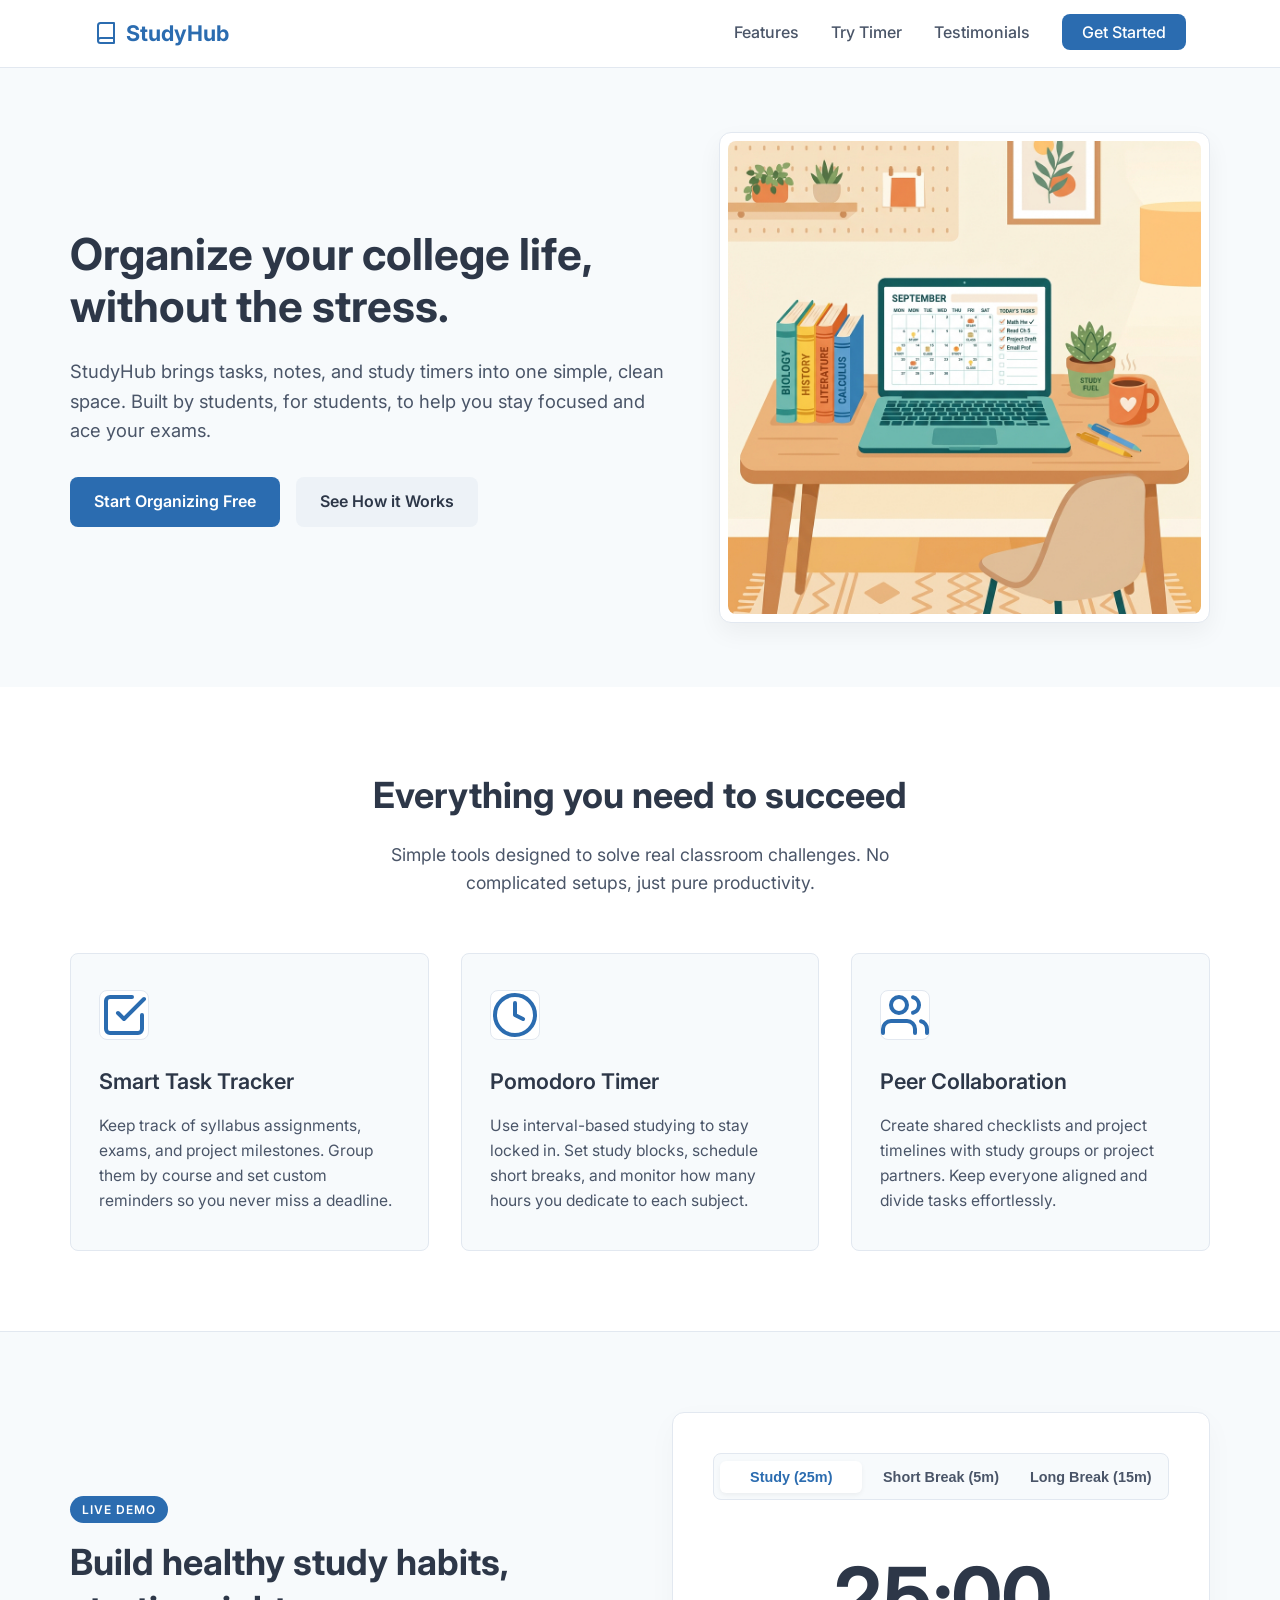
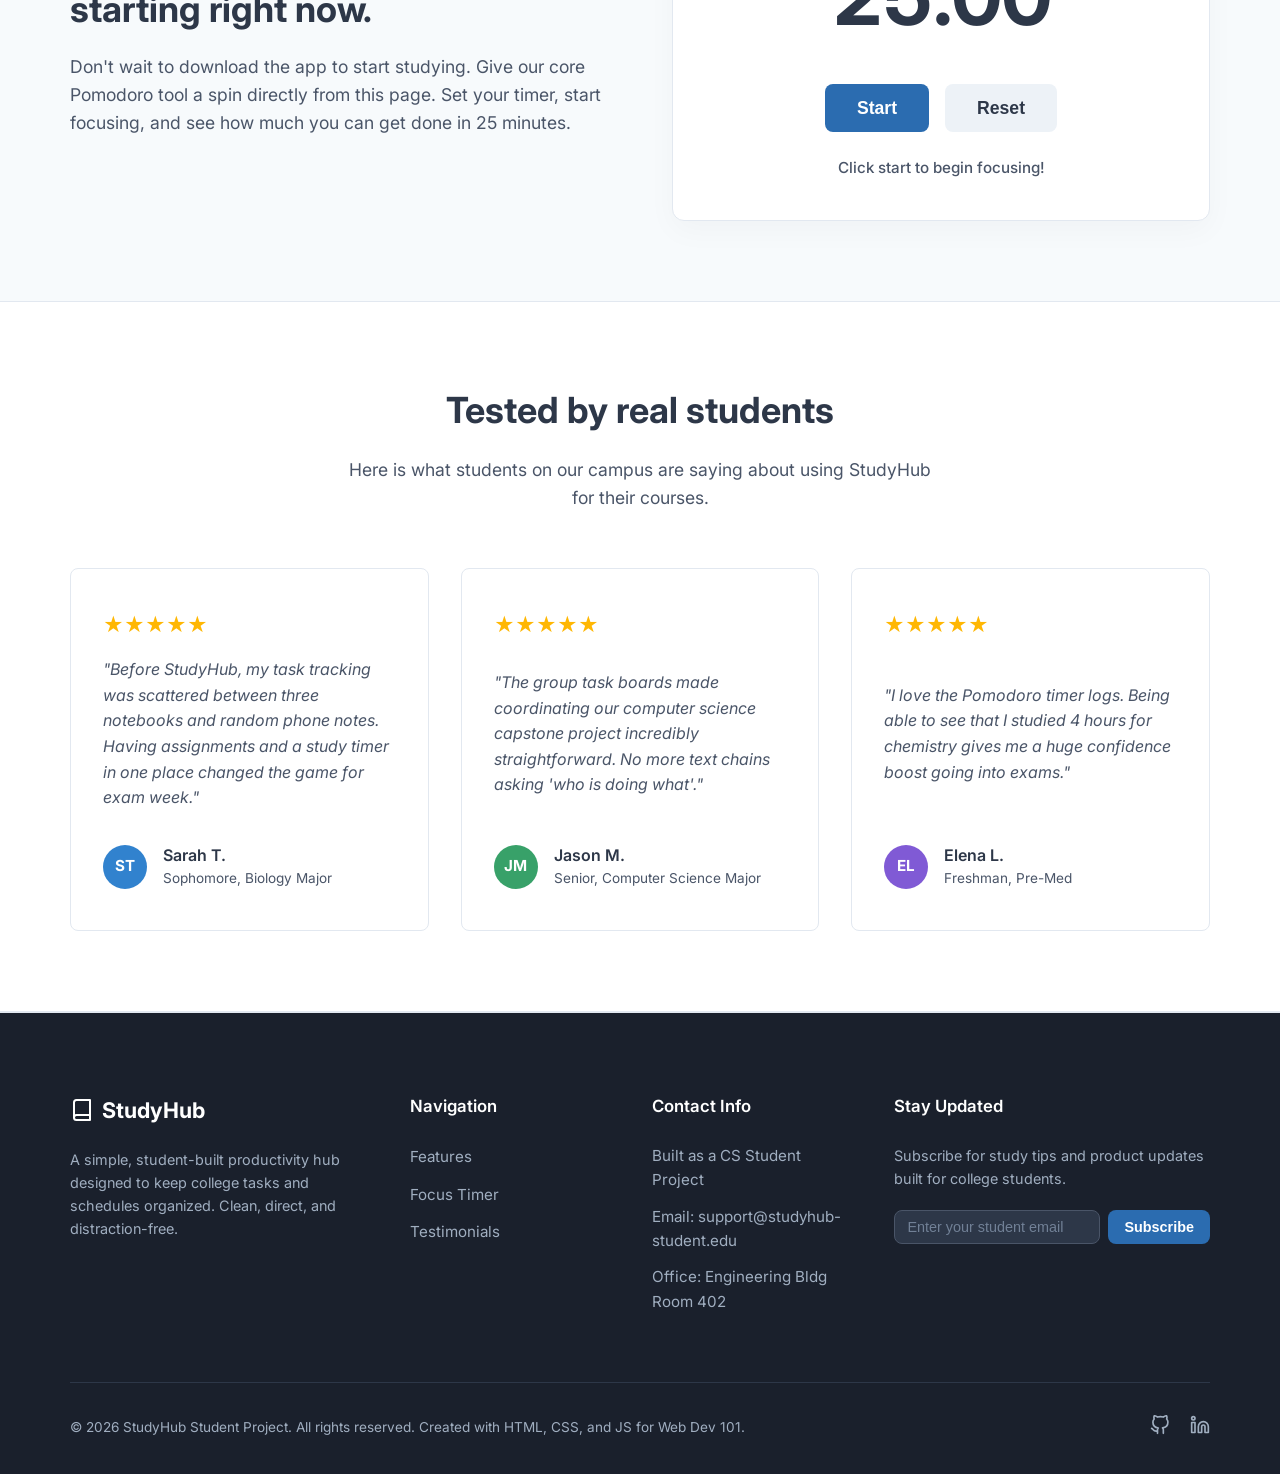
<file: Task1_LandingPage/index.html>
<!DOCTYPE html>
<html lang="en">
<head>
    <meta charset="UTF-8">
    <meta name="viewport" content="width=device-width, initial-scale=1.0">
    <title>StudyHub - Ultimate Student Productivity Platform</title>
    <!-- Simple, readable Google Font (Inter) -->
    <link rel="preconnect" href="https://fonts.googleapis.com">
    <link rel="preconnect" href="https://fonts.gstatic.com" crossorigin>
    <link href="https://fonts.googleapis.com/css2?family=Inter:wght@300;400;500;600;700&display=swap" rel="stylesheet">
    <!-- Link to external stylesheet -->
    <link rel="stylesheet" href="style.css">
</head>
<body>

    <!-- SECTION 1: Navigation Bar -->
    <header class="navbar">
        <div class="nav-container">
            <!-- Brand Logo -->
            <a href="#" class="nav-logo">
                <!-- Simple SVG Book Icon -->
                <svg width="24" height="24" viewBox="0 0 24 24" fill="none" stroke="currentColor" stroke-width="2" stroke-linecap="round" stroke-linejoin="round" class="logo-icon"><path d="M4 19.5A2.5 2.5 0 0 1 6.5 17H20"></path><path d="M6.5 2H20v20H6.5A2.5 2.5 0 0 1 4 19.5v-15A2.5 2.5 0 0 1 6.5 2z"></path></svg>
                <span>StudyHub</span>
            </a>

            <!-- Mobile Navigation Toggle Button -->
            <button class="nav-toggle" id="navToggle" aria-label="Toggle Navigation">
                <span class="bar"></span>
                <span class="bar"></span>
                <span class="bar"></span>
            </button>

            <!-- Navigation Links -->
            <nav class="nav-menu" id="navMenu">
                <ul>
                    <li><a href="#features">Features</a></li>
                    <li><a href="#timer-tool">Try Timer</a></li>
                    <li><a href="#testimonials">Testimonials</a></li>
                    <li><a href="#contact" class="nav-btn">Get Started</a></li>
                </ul>
            </nav>
        </div>
    </header>

    <!-- SECTION 2: Hero Section -->
    <section class="hero">
        <div class="hero-container">
            <!-- Left Side: Headline and CTA -->
            <div class="hero-content">
                <h1>Organize your college life, without the stress.</h1>
                <p>StudyHub brings tasks, notes, and study timers into one simple, clean space. Built by students, for students, to help you stay focused and ace your exams.</p>
                <div class="hero-actions">
                    <a href="#contact" class="btn btn-primary">Start Organizing Free</a>
                    <a href="#features" class="btn btn-secondary">See How it Works</a>
                </div>
            </div>
            <!-- Right Side: Platform Mockup/Illustration -->
            <div class="hero-image-wrapper">
                <img src="hero.png" alt="StudyHub Dashboard Illustration" class="hero-image">
            </div>
        </div>
    </section>

    <!-- SECTION 3: Features Section -->
    <section id="features" class="features">
        <div class="section-container">
            <div class="section-header">
                <h2>Everything you need to succeed</h2>
                <p>Simple tools designed to solve real classroom challenges. No complicated setups, just pure productivity.</p>
            </div>

            <!-- Features Grid (3 Cards) -->
            <div class="features-grid">
                <!-- Card 1: Task Tracker -->
                <div class="feature-card">
                    <div class="feature-icon-wrapper">
                        <!-- Check Square Icon -->
                        <svg viewBox="0 0 24 24" fill="none" stroke="currentColor" stroke-width="2" stroke-linecap="round" stroke-linejoin="round" class="feature-icon"><polyline points="9 11 12 14 22 4"></polyline><path d="M21 12v7a2 2 0 0 1-2 2H5a2 2 0 0 1-2-2V5a2 2 0 0 1 2-2h11"></path></svg>
                    </div>
                    <h3>Smart Task Tracker</h3>
                    <p>Keep track of syllabus assignments, exams, and project milestones. Group them by course and set custom reminders so you never miss a deadline.</p>
                </div>

                <!-- Card 2: Study Timer -->
                <div class="feature-card">
                    <div class="feature-icon-wrapper">
                        <!-- Clock Icon -->
                        <svg viewBox="0 0 24 24" fill="none" stroke="currentColor" stroke-width="2" stroke-linecap="round" stroke-linejoin="round" class="feature-icon"><circle cx="12" cy="12" r="10"></circle><polyline points="12 6 12 12 16 14"></polyline></svg>
                    </div>
                    <h3>Pomodoro Timer</h3>
                    <p>Use interval-based studying to stay locked in. Set study blocks, schedule short breaks, and monitor how many hours you dedicate to each subject.</p>
                </div>

                <!-- Card 3: Class Hubs -->
                <div class="feature-card">
                    <div class="feature-icon-wrapper">
                        <!-- Users Icon -->
                        <svg viewBox="0 0 24 24" fill="none" stroke="currentColor" stroke-width="2" stroke-linecap="round" stroke-linejoin="round" class="feature-icon"><path d="M17 21v-2a4 4 0 0 0-4-4H5a4 4 0 0 0-4 4v2"></path><circle cx="9" cy="7" r="4"></circle><path d="M23 21v-2a4 4 0 0 0-3-3.87"></path><path d="M16 3.13a4 4 0 0 1 0 7.75"></path></svg>
                    </div>
                    <h3>Peer Collaboration</h3>
                    <p>Create shared checklists and project timelines with study groups or project partners. Keep everyone aligned and divide tasks effortlessly.</p>
                </div>
            </div>
        </div>
    </section>

    <!-- SECTION 4: Interactive Showcase Widget (Pomodoro Timer) -->
    <section id="timer-tool" class="timer-section">
        <div class="section-container">
            <div class="timer-layout">
                <!-- Info text on the side -->
                <div class="timer-info">
                    <span class="badge">Live Demo</span>
                    <h2>Build healthy study habits, starting right now.</h2>
                    <p>Don't wait to download the app to start studying. Give our core Pomodoro tool a spin directly from this page. Set your timer, start focusing, and see how much you can get done in 25 minutes.</p>
                </div>

                <!-- Actual Timer Interactive Card -->
                <div class="timer-card">
                    <!-- Mode toggles -->
                    <div class="timer-modes">
                        <button class="timer-mode-btn active" data-time="1500" id="modeFocus">Study (25m)</button>
                        <button class="timer-mode-btn" data-time="300" id="modeShort">Short Break (5m)</button>
                        <button class="timer-mode-btn" data-time="900" id="modeLong">Long Break (15m)</button>
                    </div>
                    
                    <!-- Timer Countdown display -->
                    <div class="timer-display" id="timerDisplay">25:00</div>
                    
                    <!-- Timer controls -->
                    <div class="timer-controls">
                        <button class="btn btn-primary btn-lg" id="timerStart">Start</button>
                        <button class="btn btn-secondary btn-lg" id="timerReset">Reset</button>
                    </div>

                    <p class="timer-status" id="timerStatus">Click start to begin focusing!</p>
                </div>
            </div>
        </div>
    </section>

    <!-- SECTION 5: Student Testimonials -->
    <section id="testimonials" class="testimonials">
        <div class="section-container">
            <div class="section-header">
                <h2>Tested by real students</h2>
                <p>Here is what students on our campus are saying about using StudyHub for their courses.</p>
            </div>

            <!-- Testimonials Grid -->
            <div class="testimonials-grid">
                <!-- Testimonial 1 -->
                <div class="testimonial-card">
                    <div class="rating">★★★★★</div>
                    <p class="testimonial-text">"Before StudyHub, my task tracking was scattered between three notebooks and random phone notes. Having assignments and a study timer in one place changed the game for exam week."</p>
                    <div class="student-profile">
                        <div class="student-avatar blue-avatar">ST</div>
                        <div>
                            <h4 class="student-name">Sarah T.</h4>
                            <p class="student-meta">Sophomore, Biology Major</p>
                        </div>
                    </div>
                </div>

                <!-- Testimonial 2 -->
                <div class="testimonial-card">
                    <div class="rating">★★★★★</div>
                    <p class="testimonial-text">"The group task boards made coordinating our computer science capstone project incredibly straightforward. No more text chains asking 'who is doing what'."</p>
                    <div class="student-profile">
                        <div class="student-avatar green-avatar">JM</div>
                        <div>
                            <h4 class="student-name">Jason M.</h4>
                            <p class="student-meta">Senior, Computer Science Major</p>
                        </div>
                    </div>
                </div>

                <!-- Testimonial 3 -->
                <div class="testimonial-card">
                    <div class="rating">★★★★★</div>
                    <p class="testimonial-text">"I love the Pomodoro timer logs. Being able to see that I studied 4 hours for chemistry gives me a huge confidence boost going into exams."</p>
                    <div class="student-profile">
                        <div class="student-avatar purple-avatar">EL</div>
                        <div>
                            <h4 class="student-name">Elena L.</h4>
                            <p class="student-meta">Freshman, Pre-Med</p>
                        </div>
                    </div>
                </div>
            </div>
        </div>
    </section>

    <!-- SECTION 6: Footer and Newsletter Signup -->
    <footer id="contact" class="footer">
        <div class="section-container">
            <div class="footer-top">
                <!-- Footer branding and description -->
                <div class="footer-brand">
                    <a href="#" class="nav-logo">
                        <svg width="24" height="24" viewBox="0 0 24 24" fill="none" stroke="currentColor" stroke-width="2" stroke-linecap="round" stroke-linejoin="round" class="logo-icon"><path d="M4 19.5A2.5 2.5 0 0 1 6.5 17H20"></path><path d="M6.5 2H20v20H6.5A2.5 2.5 0 0 1 4 19.5v-15A2.5 2.5 0 0 1 6.5 2z"></path></svg>
                        <span>StudyHub</span>
                    </a>
                    <p class="brand-desc">A simple, student-built productivity hub designed to keep college tasks and schedules organized. Clean, direct, and distraction-free.</p>
                </div>

                <!-- Quick links -->
                <div class="footer-links">
                    <h4>Navigation</h4>
                    <ul>
                        <li><a href="#features">Features</a></li>
                        <li><a href="#timer-tool">Focus Timer</a></li>
                        <li><a href="#testimonials">Testimonials</a></li>
                    </ul>
                </div>

                <!-- Contact details -->
                <div class="footer-contact">
                    <h4>Contact Info</h4>
                    <p>Built as a CS Student Project</p>
                    <p>Email: <a href="mailto:support@studyhub-student.edu">support@studyhub-student.edu</a></p>
                    <p>Office: Engineering Bldg Room 402</p>
                </div>

                <!-- Newsletter Signup Form -->
                <div class="footer-newsletter">
                    <h4>Stay Updated</h4>
                    <p>Subscribe for study tips and product updates built for college students.</p>
                    <form class="newsletter-form" id="newsletterForm">
                        <input type="email" placeholder="Enter your student email" id="newsletterEmail" required>
                        <button type="submit" class="btn btn-primary btn-sm">Subscribe</button>
                    </form>
                    <p class="form-feedback text-success d-none" id="newsletterFeedback">✓ Thanks! We will keep you updated.</p>
                </div>
            </div>

            <!-- Footer Bottom details -->
            <div class="footer-bottom">
                <p>&copy; 2026 StudyHub Student Project. All rights reserved. Created with HTML, CSS, and JS for Web Dev 101.</p>
                <div class="footer-socials">
                    <a href="#" aria-label="GitHub">
                        <svg width="20" height="20" viewBox="0 0 24 24" fill="none" stroke="currentColor" stroke-width="2" stroke-linecap="round" stroke-linejoin="round"><path d="M9 19c-5 1.5-5-2.5-7-3m14 6v-3.87a3.37 3.37 0 0 0-.94-2.61c3.14-.35 6.44-1.54 6.44-7A5.44 5.44 0 0 0 20 4.77 5.07 5.07 0 0 0 19.91 1S18.73.65 16 2.48a13.38 13.38 0 0 0-7 0C6.27.65 5.09 1 5.09 1A5.07 5.07 0 0 0 5 4.77a5.44 5.44 0 0 0-1.5 3.78c0 5.42 3.3 6.61 6.44 7A3.37 3.37 0 0 0 9 18.13V22"></path></svg>
                    </a>
                    <a href="#" aria-label="LinkedIn">
                        <svg width="20" height="20" viewBox="0 0 24 24" fill="none" stroke="currentColor" stroke-width="2" stroke-linecap="round" stroke-linejoin="round"><path d="M16 8a6 6 0 0 1 6 6v7h-4v-7a2 2 0 0 0-2-2 2 2 0 0 0-2 2v7h-4v-7a6 6 0 0 1 6-6z"></path><rect x="2" y="9" width="4" height="12"></rect><circle cx="4" cy="4" r="2"></circle></svg>
                    </a>
                </div>
            </div>
        </div>
    </footer>

    <!-- Link to JavaScript logic file -->
    <script src="app.js"></script>
</body>
</html>
</file>
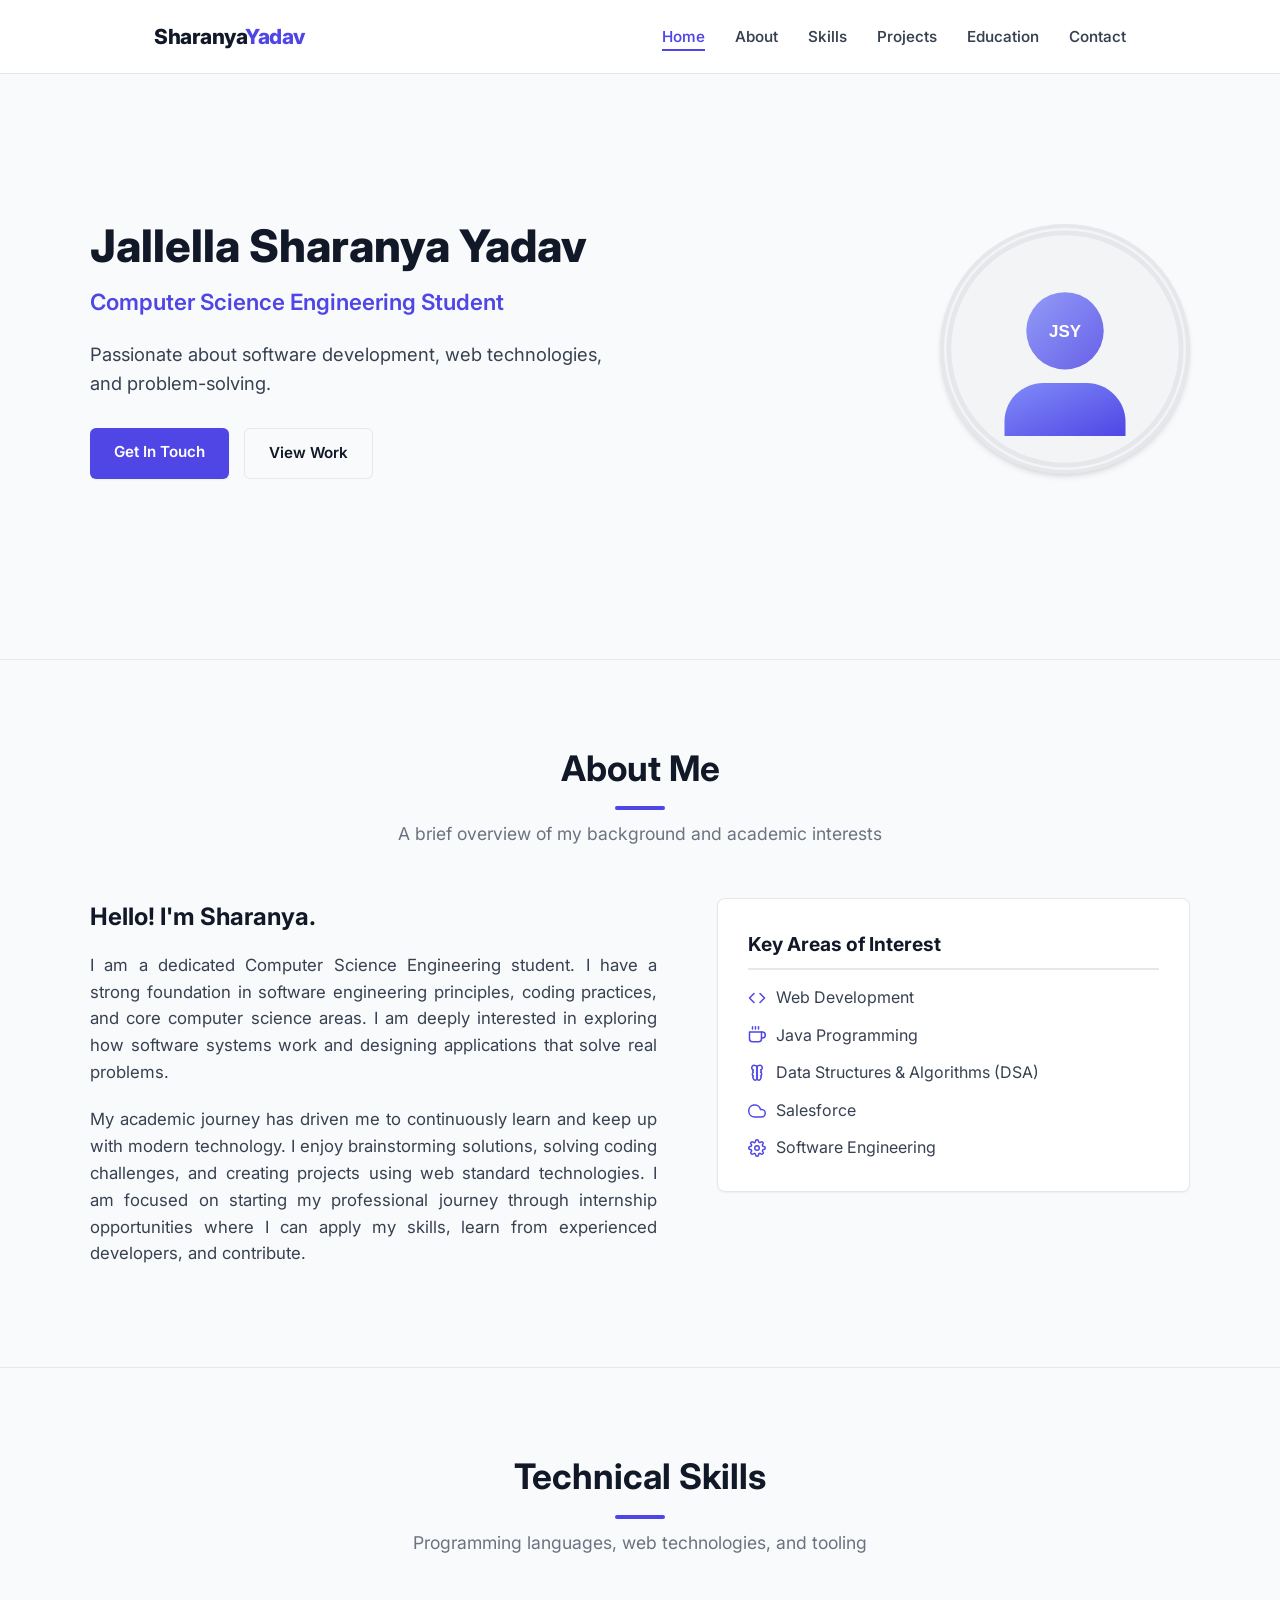
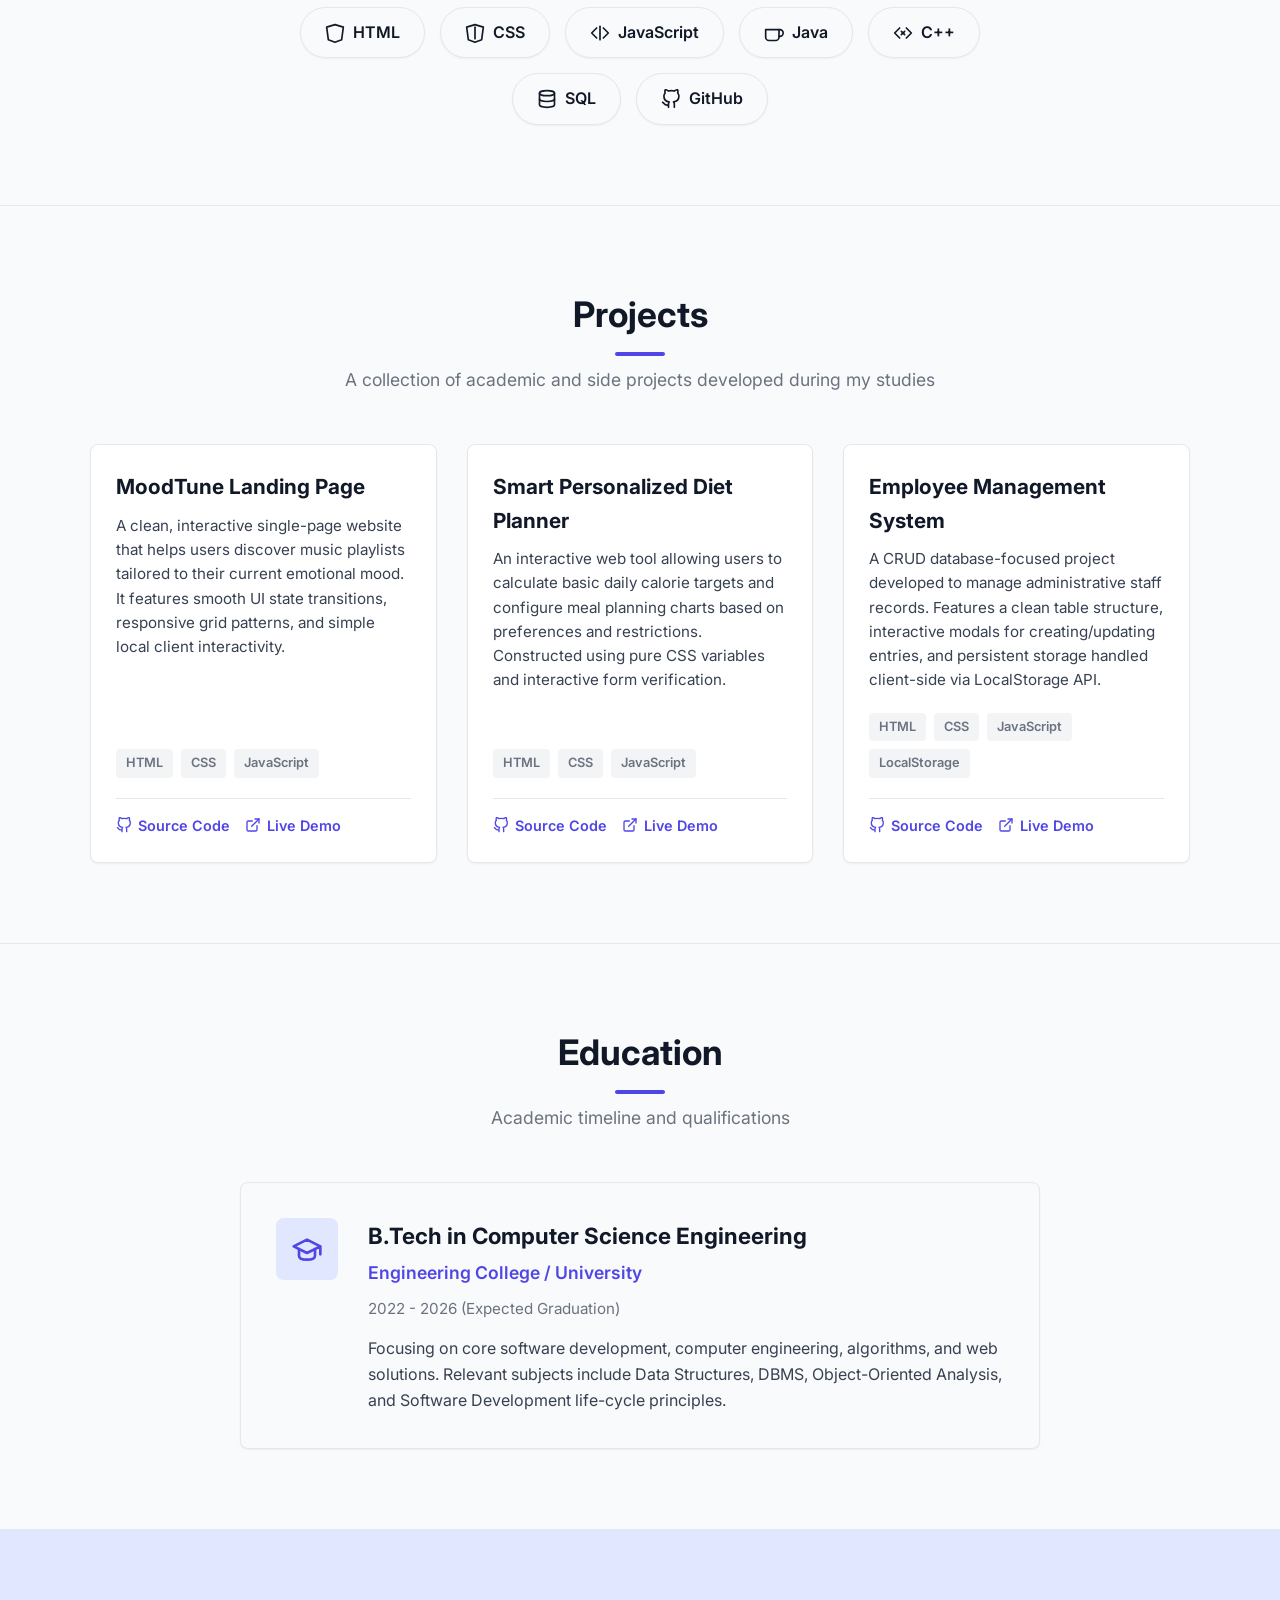
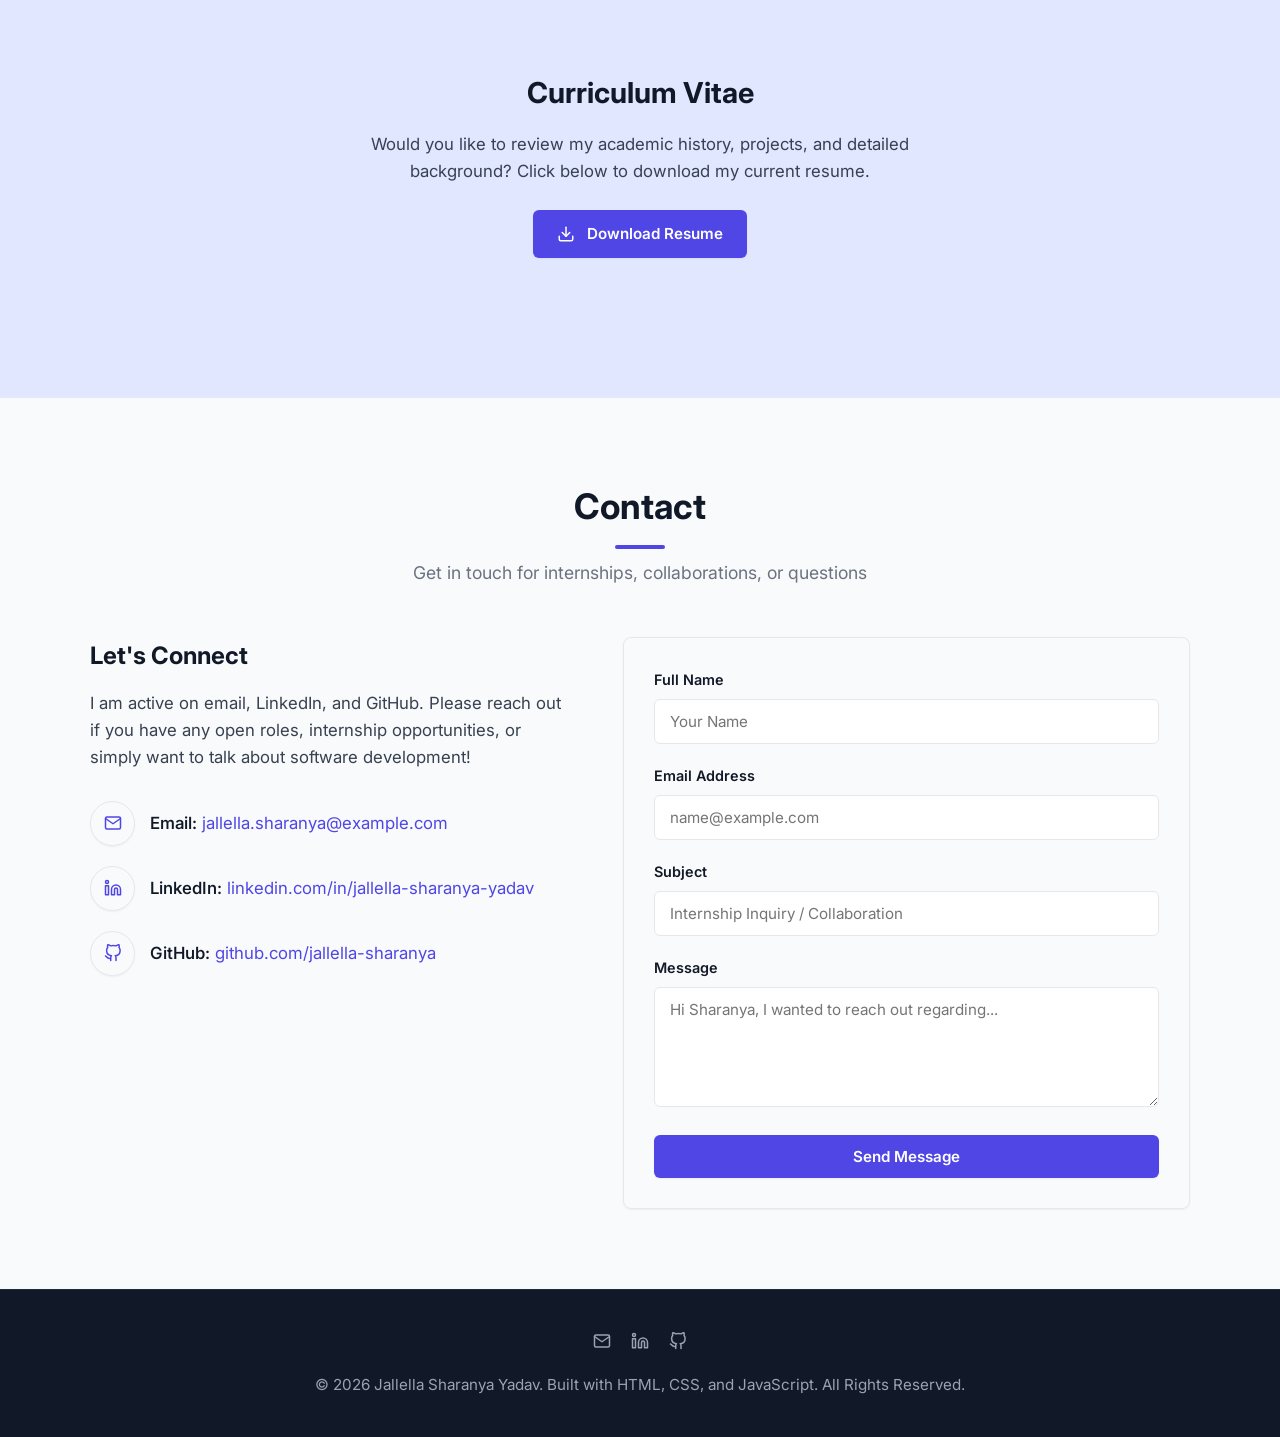
<file: Task2_Portfolio/portfolio/index.html>
<!DOCTYPE html>
<html lang="en">
<head>
  <meta charset="UTF-8">
  <meta name="viewport" content="width=device-width, initial-scale=1.0">
  <meta name="description" content="Personal Portfolio of Jallella Sharanya Yadav - Computer Science Engineering Student. Showcasing projects, skills, and academic education.">
  <title>Jallella Sharanya Yadav | Portfolio</title>
  
  <!-- Google Fonts - Inter -->
  <link rel="preconnect" href="https://fonts.googleapis.com">
  <link rel="preconnect" href="https://fonts.gstatic.com" crossorigin>
  <link href="https://fonts.googleapis.com/css2?family=Inter:wght@400;500;600;700;800&display=swap" rel="stylesheet">
  
  <!-- CSS Stylesheet -->
  <link rel="stylesheet" href="css/style.css">
</head>
<body>

  <!-- Navigation Bar -->
  <header>
    <div class="nav-container">
      <div class="logo">
        Sharanya<span>Yadav</span>
      </div>
      
      <!-- Mobile hamburger menu button -->
      <button class="hamburger" id="hamburger-menu" aria-label="Toggle navigation menu">
        <span></span>
        <span></span>
        <span></span>
      </button>
      
      <nav>
        <ul class="nav-menu" id="nav-menu">
          <li><a href="#hero" class="nav-link active">Home</a></li>
          <li><a href="#about" class="nav-link">About</a></li>
          <li><a href="#skills" class="nav-link">Skills</a></li>
          <li><a href="#projects" class="nav-link">Projects</a></li>
          <li><a href="#education" class="nav-link">Education</a></li>
          <li><a href="#contact" class="nav-link">Contact</a></li>
        </ul>
      </nav>
    </div>
  </header>

  <!-- Main Content Wrapper -->
  <main>
    
    <!-- Hero Section -->
    <section id="hero">
      <div class="container hero-content">
        <div class="hero-text">
          <h1>Jallella Sharanya Yadav</h1>
          <p class="title">Computer Science Engineering Student</p>
          <p class="intro">
            Passionate about software development, web technologies, and problem-solving.
          </p>
          <div class="hero-buttons">
            <a href="#contact" class="btn">Get In Touch</a>
            <a href="#projects" class="btn btn-secondary">View Work</a>
          </div>
        </div>
        
        <div class="hero-image-wrapper">
          <div class="profile-img-container">
            <img src="assets/images/profile-placeholder.svg" alt="Jallella Sharanya Yadav Profile Placeholder" class="profile-placeholder-svg">
          </div>
        </div>
      </div>
    </section>

    <!-- About Me Section -->
    <section id="about">
      <div class="container">
        <h2 class="section-title">About Me</h2>
        <p class="section-subtitle">A brief overview of my background and academic interests</p>
        
        <div class="about-grid">
          <div class="about-text">
            <h3>Hello! I'm Sharanya.</h3>
            <p>
              I am a dedicated Computer Science Engineering student. I have a strong foundation in software engineering principles, coding practices, and core computer science areas. I am deeply interested in exploring how software systems work and designing applications that solve real problems.
            </p>
            <p>
              My academic journey has driven me to continuously learn and keep up with modern technology. I enjoy brainstorming solutions, solving coding challenges, and creating projects using web standard technologies. I am focused on starting my professional journey through internship opportunities where I can apply my skills, learn from experienced developers, and contribute.
            </p>
          </div>
          
          <div class="interests-box">
            <h4>Key Areas of Interest</h4>
            <div class="interests-list">
              <div class="interest-item">
                <!-- Code Icon SVG -->
                <svg xmlns="http://www.w3.org/2000/svg" width="18" height="18" viewBox="0 0 24 24" fill="none" stroke="currentColor" stroke-width="2" stroke-linecap="round" stroke-linejoin="round"><polyline points="16 18 22 12 16 6"></polyline><polyline points="8 6 2 12 8 18"></polyline></svg>
                <span>Web Development</span>
              </div>
              <div class="interest-item">
                <!-- Coffee/Java Icon SVG -->
                <svg xmlns="http://www.w3.org/2000/svg" width="18" height="18" viewBox="0 0 24 24" fill="none" stroke="currentColor" stroke-width="2" stroke-linecap="round" stroke-linejoin="round"><path d="M18 8h1a4 4 0 0 1 0 8h-1"></path><path d="M2 8h16v9a4 4 0 0 1-4 4H6a4 4 0 0 1-4-4V8z"></path><line x1="6" y1="1" x2="6" y2="4"></line><line x1="10" y1="1" x2="10" y2="4"></line><line x1="14" y1="1" x2="14" y2="4"></line></svg>
                <span>Java Programming</span>
              </div>
              <div class="interest-item">
                <!-- Brain/Logic Icon SVG -->
                <svg xmlns="http://www.w3.org/2000/svg" width="18" height="18" viewBox="0 0 24 24" fill="none" stroke="currentColor" stroke-width="2" stroke-linecap="round" stroke-linejoin="round"><path d="M9.5 2A2.5 2.5 0 0 1 12 4.5v15a2.5 2.5 0 0 1-4.96-.44 2.5 2.5 0 0 1 0-3.12 3 3 0 0 1 0-4.88 2.5 2.5 0 0 1 0-3.12A2.5 2.5 0 0 1 9.5 2z"></path><path d="M14.5 2A2.5 2.5 0 0 0 12 4.5v15a2.5 2.5 0 0 0 4.96-.44 2.5 2.5 0 0 0 0-3.12 3 3 0 0 0 0-4.88 2.5 2.5 0 0 0 0-3.12A2.5 2.5 0 0 0 14.5 2z"></path></svg>
                <span>Data Structures & Algorithms (DSA)</span>
              </div>
              <div class="interest-item">
                <!-- Cloud/Salesforce Icon SVG -->
                <svg xmlns="http://www.w3.org/2000/svg" width="18" height="18" viewBox="0 0 24 24" fill="none" stroke="currentColor" stroke-width="2" stroke-linecap="round" stroke-linejoin="round"><path d="M18 10h-1.26A8 8 0 1 0 9 20h9a5 5 0 0 0 0-10z"></path></svg>
                <span>Salesforce</span>
              </div>
              <div class="interest-item">
                <!-- Settings/Software Eng Icon SVG -->
                <svg xmlns="http://www.w3.org/2000/svg" width="18" height="18" viewBox="0 0 24 24" fill="none" stroke="currentColor" stroke-width="2" stroke-linecap="round" stroke-linejoin="round"><circle cx="12" cy="12" r="3"></circle><path d="M19.4 15a1.65 1.65 0 0 0 .33 1.82l.06.06a2 2 0 1 1-2.83 2.83l-.06-.06a1.65 1.65 0 0 0-1.82-.33 1.65 1.65 0 0 0-1 1.51V21a2 2 0 0 1-4 0v-.09A1.65 1.65 0 0 0 9 19.4a1.65 1.65 0 0 0-1.82.33l-.06.06a2 2 0 1 1-2.83-2.83l.06-.06a1.65 1.65 0 0 0 .33-1.82 1.65 1.65 0 0 0-1.51-1H3a2 2 0 0 1 0-4h.09A1.65 1.65 0 0 0 4.6 9a1.65 1.65 0 0 0-.33-1.82l-.06-.06a2 2 0 1 1 2.83-2.83l.06.06a1.65 1.65 0 0 0 1.82.33H9a1.65 1.65 0 0 0 1-1.51V3a2 2 0 0 1 4 0v.09a1.65 1.65 0 0 0 1 1.51 1.65 1.65 0 0 0 1.82-.33l.06-.06a2 2 0 1 1 2.83 2.83l-.06.06a1.65 1.65 0 0 0-.33 1.82V9a1.65 1.65 0 0 0 1.51 1H21a2 2 0 0 1 0 4h-.09a1.65 1.65 0 0 0-1.51 1z"></path></svg>
                <span>Software Engineering</span>
              </div>
            </div>
          </div>
        </div>
      </div>
    </section>

    <!-- Skills Section -->
    <section id="skills">
      <div class="container">
        <h2 class="section-title">Technical Skills</h2>
        <p class="section-subtitle">Programming languages, web technologies, and tooling</p>
        
        <div class="skills-wrapper">
          <div class="skills-grid">
            <!-- HTML Badge -->
            <div class="skill-badge">
              <svg xmlns="http://www.w3.org/2000/svg" viewBox="0 0 24 24" fill="none" stroke="currentColor" stroke-width="2" stroke-linecap="round" stroke-linejoin="round"><path d="M12 2l10 3-2 15-8 3-8-3-2-15z"/></svg>
              <span>HTML</span>
            </div>
            <!-- CSS Badge -->
            <div class="skill-badge">
              <svg xmlns="http://www.w3.org/2000/svg" viewBox="0 0 24 24" fill="none" stroke="currentColor" stroke-width="2" stroke-linecap="round" stroke-linejoin="round"><path d="M12 2l10 3-2 15-8 3-8-3-2-15z"/><path d="M12 5v14"/></svg>
              <span>CSS</span>
            </div>
            <!-- JavaScript Badge -->
            <div class="skill-badge">
              <svg xmlns="http://www.w3.org/2000/svg" viewBox="0 0 24 24" fill="none" stroke="currentColor" stroke-width="2" stroke-linecap="round" stroke-linejoin="round"><path d="M16 18l6-6-6-6"/><path d="M8 6l-6 6 6 6"/><line x1="12" y1="4" x2="12" y2="20"/></svg>
              <span>JavaScript</span>
            </div>
            <!-- Java Badge -->
            <div class="skill-badge">
              <svg xmlns="http://www.w3.org/2000/svg" viewBox="0 0 24 24" fill="none" stroke="currentColor" stroke-width="2" stroke-linecap="round" stroke-linejoin="round"><path d="M18 8h1a4 4 0 0 1 0 8h-1"/><path d="M2 8h16v9a4 4 0 0 1-4 4H6a4 4 0 0 1-4-4V8z"/></svg>
              <span>Java</span>
            </div>
            <!-- C++ Badge -->
            <div class="skill-badge">
              <svg xmlns="http://www.w3.org/2000/svg" viewBox="0 0 24 24" fill="none" stroke="currentColor" stroke-width="2" stroke-linecap="round" stroke-linejoin="round"><polyline points="16 18 22 12 16 6"/><polyline points="8 6 2 12 8 18"/><line x1="10" y1="10" x2="14" y2="14"/><line x1="14" y1="10" x2="10" y2="14"/></svg>
              <span>C++</span>
            </div>
            <!-- SQL Badge -->
            <div class="skill-badge">
              <svg xmlns="http://www.w3.org/2000/svg" viewBox="0 0 24 24" fill="none" stroke="currentColor" stroke-width="2" stroke-linecap="round" stroke-linejoin="round"><ellipse cx="12" cy="5" rx="9" ry="3"/><path d="M3 5v14c0 1.66 4 3 9 3s9-1.34 9-3V5"/><path d="M3 12c0 1.66 4 3 9 3s9-1.34 9-3"/></svg>
              <span>SQL</span>
            </div>
            <!-- GitHub Badge -->
            <div class="skill-badge">
              <svg xmlns="http://www.w3.org/2000/svg" viewBox="0 0 24 24" fill="none" stroke="currentColor" stroke-width="2" stroke-linecap="round" stroke-linejoin="round"><path d="M9 19c-5 1.5-5-2.5-7-3m14 6v-3.87a3.37 3.37 0 0 0-.94-2.61c3.14-.35 6.44-1.54 6.44-7A5.44 5.44 0 0 0 20 4.77 5.07 5.07 0 0 0 19.91 1S18.73.65 16 2.48a13.38 13.38 0 0 0-7 0C6.27.65 5.09 1 5.09 1A5.07 5.07 0 0 0 5 4.77a5.44 5.44 0 0 0-1.5 3.78c0 5.42 3.3 6.61 6.44 7A3.37 3.37 0 0 0 9 18.13V22"/></svg>
              <span>GitHub</span>
            </div>
          </div>
        </div>
      </div>
    </section>

    <!-- Projects Section -->
    <section id="projects">
      <div class="container">
        <h2 class="section-title">Projects</h2>
        <p class="section-subtitle">A collection of academic and side projects developed during my studies</p>
        
        <div class="projects-grid">
          
          <!-- Project 1: MoodTune Landing Page -->
          <article class="project-card">
            <div class="project-info">
              <h3>MoodTune Landing Page</h3>
              <p>
                A clean, interactive single-page website that helps users discover music playlists tailored to their current emotional mood. It features smooth UI state transitions, responsive grid patterns, and simple local client interactivity.
              </p>
              <div class="project-tech">
                <span class="tech-tag">HTML</span>
                <span class="tech-tag">CSS</span>
                <span class="tech-tag">JavaScript</span>
              </div>
              <div class="project-links">
                <a href="https://github.com/jallella-sharanya/moodtune-landing-page" target="_blank" rel="noopener noreferrer" class="project-link">
                  <svg xmlns="http://www.w3.org/2000/svg" width="16" height="16" viewBox="0 0 24 24" fill="none" stroke="currentColor" stroke-width="2" stroke-linecap="round" stroke-linejoin="round"><path d="M9 19c-5 1.5-5-2.5-7-3m14 6v-3.87a3.37 3.37 0 0 0-.94-2.61c3.14-.35 6.44-1.54 6.44-7A5.44 5.44 0 0 0 20 4.77 5.07 5.07 0 0 0 19.91 1S18.73.65 16 2.48a13.38 13.38 0 0 0-7 0C6.27.65 5.09 1 5.09 1A5.07 5.07 0 0 0 5 4.77a5.44 5.44 0 0 0-1.5 3.78c0 5.42 3.3 6.61 6.44 7A3.37 3.37 0 0 0 9 18.13V22"/></svg>
                  Source Code
                </a>
                <a href="#" class="project-link">
                  <svg xmlns="http://www.w3.org/2000/svg" width="16" height="16" viewBox="0 0 24 24" fill="none" stroke="currentColor" stroke-width="2" stroke-linecap="round" stroke-linejoin="round"><path d="M18 13v6a2 2 0 0 1-2 2H5a2 2 0 0 1-2-2V8a2 2 0 0 1 2-2h6"></path><polyline points="15 3 21 3 21 9"></polyline><line x1="10" y1="14" x2="21" y2="3"></line></svg>
                  Live Demo
                </a>
              </div>
            </div>
          </article>

          <!-- Project 2: Smart Personalized Diet Planner -->
          <article class="project-card">
            <div class="project-info">
              <h3>Smart Personalized Diet Planner</h3>
              <p>
                An interactive web tool allowing users to calculate basic daily calorie targets and configure meal planning charts based on preferences and restrictions. Constructed using pure CSS variables and interactive form verification.
              </p>
              <div class="project-tech">
                <span class="tech-tag">HTML</span>
                <span class="tech-tag">CSS</span>
                <span class="tech-tag">JavaScript</span>
              </div>
              <div class="project-links">
                <a href="https://github.com/jallella-sharanya/smart-diet-planner" target="_blank" rel="noopener noreferrer" class="project-link">
                  <svg xmlns="http://www.w3.org/2000/svg" width="16" height="16" viewBox="0 0 24 24" fill="none" stroke="currentColor" stroke-width="2" stroke-linecap="round" stroke-linejoin="round"><path d="M9 19c-5 1.5-5-2.5-7-3m14 6v-3.87a3.37 3.37 0 0 0-.94-2.61c3.14-.35 6.44-1.54 6.44-7A5.44 5.44 0 0 0 20 4.77 5.07 5.07 0 0 0 19.91 1S18.73.65 16 2.48a13.38 13.38 0 0 0-7 0C6.27.65 5.09 1 5.09 1A5.07 5.07 0 0 0 5 4.77a5.44 5.44 0 0 0-1.5 3.78c0 5.42 3.3 6.61 6.44 7A3.37 3.37 0 0 0 9 18.13V22"/></svg>
                  Source Code
                </a>
                <a href="#" class="project-link">
                  <svg xmlns="http://www.w3.org/2000/svg" width="16" height="16" viewBox="0 0 24 24" fill="none" stroke="currentColor" stroke-width="2" stroke-linecap="round" stroke-linejoin="round"><path d="M18 13v6a2 2 0 0 1-2 2H5a2 2 0 0 1-2-2V8a2 2 0 0 1 2-2h6"></path><polyline points="15 3 21 3 21 9"></polyline><line x1="10" y1="14" x2="21" y2="3"></line></svg>
                  Live Demo
                </a>
              </div>
            </div>
          </article>

          <!-- Project 3: Employee Management System -->
          <article class="project-card">
            <div class="project-info">
              <h3>Employee Management System</h3>
              <p>
                A CRUD database-focused project developed to manage administrative staff records. Features a clean table structure, interactive modals for creating/updating entries, and persistent storage handled client-side via LocalStorage API.
              </p>
              <div class="project-tech">
                <span class="tech-tag">HTML</span>
                <span class="tech-tag">CSS</span>
                <span class="tech-tag">JavaScript</span>
                <span class="tech-tag">LocalStorage</span>
              </div>
              <div class="project-links">
                <a href="https://github.com/jallella-sharanya/employee-mgmt-system" target="_blank" rel="noopener noreferrer" class="project-link">
                  <svg xmlns="http://www.w3.org/2000/svg" width="16" height="16" viewBox="0 0 24 24" fill="none" stroke="currentColor" stroke-width="2" stroke-linecap="round" stroke-linejoin="round"><path d="M9 19c-5 1.5-5-2.5-7-3m14 6v-3.87a3.37 3.37 0 0 0-.94-2.61c3.14-.35 6.44-1.54 6.44-7A5.44 5.44 0 0 0 20 4.77 5.07 5.07 0 0 0 19.91 1S18.73.65 16 2.48a13.38 13.38 0 0 0-7 0C6.27.65 5.09 1 5.09 1A5.07 5.07 0 0 0 5 4.77a5.44 5.44 0 0 0-1.5 3.78c0 5.42 3.3 6.61 6.44 7A3.37 3.37 0 0 0 9 18.13V22"/></svg>
                  Source Code
                </a>
                <a href="#" class="project-link">
                  <svg xmlns="http://www.w3.org/2000/svg" width="16" height="16" viewBox="0 0 24 24" fill="none" stroke="currentColor" stroke-width="2" stroke-linecap="round" stroke-linejoin="round"><path d="M18 13v6a2 2 0 0 1-2 2H5a2 2 0 0 1-2-2V8a2 2 0 0 1 2-2h6"></path><polyline points="15 3 21 3 21 9"></polyline><line x1="10" y1="14" x2="21" y2="3"></line></svg>
                  Live Demo
                </a>
              </div>
            </div>
          </article>

        </div>
      </div>
    </section>

    <!-- Education Section -->
    <section id="education">
      <div class="container">
        <h2 class="section-title">Education</h2>
        <p class="section-subtitle">Academic timeline and qualifications</p>
        
        <div class="education-wrapper">
          <div class="education-card">
            <div class="edu-icon-box">
              <!-- Graduation Cap SVG -->
              <svg xmlns="http://www.w3.org/2000/svg" width="32" height="32" viewBox="0 0 24 24" fill="none" stroke="currentColor" stroke-width="2" stroke-linecap="round" stroke-linejoin="round"><path d="M22 10v6M2 10l10-5 10 5-10 5z"></path><path d="M6 12v5c0 2 2 3 6 3s6-1 6-3v-5"></path></svg>
            </div>
            
            <div class="edu-details">
              <h3>B.Tech in Computer Science Engineering</h3>
              <p class="college">Engineering College / University</p>
              <span class="duration">2022 - 2026 (Expected Graduation)</span>
              <p>
                Focusing on core software development, computer engineering, algorithms, and web solutions.
                Relevant subjects include Data Structures, DBMS, Object-Oriented Analysis, and Software Development life-cycle principles.
              </p>
            </div>
          </div>
        </div>
      </div>
    </section>

    <!-- Resume Download Section -->
    <section id="resume-section">
      <div class="container">
        <h2>Curriculum Vitae</h2>
        <p>Would you like to review my academic history, projects, and detailed background? Click below to download my current resume.</p>
        <a href="assets/docs/resume-placeholder.pdf" download="Jallella_Sharanya_Yadav_Resume.pdf" class="btn">
          <!-- Download Icon -->
          <svg xmlns="http://www.w3.org/2000/svg" width="18" height="18" viewBox="0 0 24 24" fill="none" stroke="currentColor" stroke-width="2" stroke-linecap="round" stroke-linejoin="round" style="vertical-align: middle; margin-right: 8px; margin-top: -2px;"><path d="M21 15v4a2 2 0 0 1-2 2H5a2 2 0 0 1-2-2v-4"></path><polyline points="7 10 12 15 17 10"></polyline><line x1="12" y1="15" x2="12" y2="3"></line></svg>
          Download Resume
        </a>
      </div>
    </section>

    <!-- Contact Section -->
    <section id="contact">
      <div class="container">
        <h2 class="section-title">Contact</h2>
        <p class="section-subtitle">Get in touch for internships, collaborations, or questions</p>
        
        <div class="contact-grid">
          
          <!-- Contact Info Column -->
          <div class="contact-info-panel">
            <h3>Let's Connect</h3>
            <p>
              I am active on email, LinkedIn, and GitHub. Please reach out if you have any open roles, internship opportunities, or simply want to talk about software development!
            </p>
            
            <div class="contact-links-list">
              <!-- Email -->
              <div class="contact-item">
                <div class="contact-icon">
                  <svg xmlns="http://www.w3.org/2000/svg" width="18" height="18" viewBox="0 0 24 24" fill="none" stroke="currentColor" stroke-width="2" stroke-linecap="round" stroke-linejoin="round"><path d="M4 4h16c1.1 0 2 .9 2 2v12c0 1.1-.9 2-2 2H4c-1.1 0-2-.9-2-2V6c0-1.1.9-2 2-2z"></path><polyline points="22,6 12,13 2,6"></polyline></svg>
                </div>
                <div>
                  <span>Email:</span>
                  <a href="mailto:jallella.sharanya@example.com">jallella.sharanya@example.com</a>
                </div>
              </div>
              
              <!-- LinkedIn -->
              <div class="contact-item">
                <div class="contact-icon">
                  <svg xmlns="http://www.w3.org/2000/svg" width="18" height="18" viewBox="0 0 24 24" fill="none" stroke="currentColor" stroke-width="2" stroke-linecap="round" stroke-linejoin="round"><path d="M16 8a6 6 0 0 1 6 6v7h-4v-7a2 2 0 0 0-2-2 2 2 0 0 0-2 2v7h-4v-7a6 6 0 0 1 6-6z"></path><rect x="2" y="9" width="4" height="12"></rect><circle cx="4" cy="4" r="2"></circle></svg>
                </div>
                <div>
                  <span>LinkedIn:</span>
                  <a href="https://linkedin.com/in/jallella-sharanya-yadav" target="_blank" rel="noopener noreferrer">linkedin.com/in/jallella-sharanya-yadav</a>
                </div>
              </div>
              
              <!-- GitHub -->
              <div class="contact-item">
                <div class="contact-icon">
                  <svg xmlns="http://www.w3.org/2000/svg" width="18" height="18" viewBox="0 0 24 24" fill="none" stroke="currentColor" stroke-width="2" stroke-linecap="round" stroke-linejoin="round"><path d="M9 19c-5 1.5-5-2.5-7-3m14 6v-3.87a3.37 3.37 0 0 0-.94-2.61c3.14-.35 6.44-1.54 6.44-7A5.44 5.44 0 0 0 20 4.77 5.07 5.07 0 0 0 19.91 1S18.73.65 16 2.48a13.38 13.38 0 0 0-7 0C6.27.65 5.09 1 5.09 1A5.07 5.07 0 0 0 5 4.77a5.44 5.44 0 0 0-1.5 3.78c0 5.42 3.3 6.61 6.44 7A3.37 3.37 0 0 0 9 18.13V22"/></svg>
                </div>
                <div>
                  <span>GitHub:</span>
                  <a href="https://github.com/jallella-sharanya" target="_blank" rel="noopener noreferrer">github.com/jallella-sharanya</a>
                </div>
              </div>
            </div>
          </div>
          
          <!-- Contact Form Box -->
          <div class="contact-form-box">
            <form id="contact-form" action="#" method="POST" novalidate>
              <div class="form-group">
                <label for="contact-name">Full Name</label>
                <input type="text" id="contact-name" name="name" class="form-control" placeholder="Your Name" required>
              </div>
              
              <div class="form-group">
                <label for="contact-email">Email Address</label>
                <input type="email" id="contact-email" name="email" class="form-control" placeholder="name@example.com" required>
              </div>
              
              <div class="form-group">
                <label for="contact-subject">Subject</label>
                <input type="text" id="contact-subject" name="subject" class="form-control" placeholder="Internship Inquiry / Collaboration" required>
              </div>
              
              <div class="form-group">
                <label for="contact-message">Message</label>
                <textarea id="contact-message" name="message" class="form-control" placeholder="Hi Sharanya, I wanted to reach out regarding..." required></textarea>
              </div>
              
              <button type="submit" class="btn" style="width: 100%;">Send Message</button>
              
              <!-- Feedback messages container -->
              <div id="form-success" class="alert-message alert-success"></div>
              <div id="form-error" class="alert-message alert-error"></div>
            </form>
          </div>
          
        </div>
      </div>
    </section>

  </main>

  <!-- Footer Section -->
  <footer>
    <div class="container" style="padding: 0 0;">
      <div class="footer-socials">
        <a href="mailto:jallella.sharanya@example.com" title="Email">
          <svg xmlns="http://www.w3.org/2000/svg" width="18" height="18" viewBox="0 0 24 24" fill="none" stroke="currentColor" stroke-width="2" stroke-linecap="round" stroke-linejoin="round"><path d="M4 4h16c1.1 0 2 .9 2 2v12c0 1.1-.9 2-2 2H4c-1.1 0-2-.9-2-2V6c0-1.1.9-2 2-2z"></path><polyline points="22,6 12,13 2,6"></polyline></svg>
        </a>
        <a href="https://linkedin.com/in/jallella-sharanya-yadav" target="_blank" rel="noopener noreferrer" title="LinkedIn">
          <svg xmlns="http://www.w3.org/2000/svg" width="18" height="18" viewBox="0 0 24 24" fill="none" stroke="currentColor" stroke-width="2" stroke-linecap="round" stroke-linejoin="round"><path d="M16 8a6 6 0 0 1 6 6v7h-4v-7a2 2 0 0 0-2-2 2 2 0 0 0-2 2v7h-4v-7a6 6 0 0 1 6-6z"></path><rect x="2" y="9" width="4" height="12"></rect><circle cx="4" cy="4" r="2"></circle></svg>
        </a>
        <a href="https://github.com/jallella-sharanya" target="_blank" rel="noopener noreferrer" title="GitHub">
          <svg xmlns="http://www.w3.org/2000/svg" width="18" height="18" viewBox="0 0 24 24" fill="none" stroke="currentColor" stroke-width="2" stroke-linecap="round" stroke-linejoin="round"><path d="M9 19c-5 1.5-5-2.5-7-3m14 6v-3.87a3.37 3.37 0 0 0-.94-2.61c3.14-.35 6.44-1.54 6.44-7A5.44 5.44 0 0 0 20 4.77 5.07 5.07 0 0 0 19.91 1S18.73.65 16 2.48a13.38 13.38 0 0 0-7 0C6.27.65 5.09 1 5.09 1A5.07 5.07 0 0 0 5 4.77a5.44 5.44 0 0 0-1.5 3.78c0 5.42 3.3 6.61 6.44 7A3.37 3.37 0 0 0 9 18.13V22"/></svg>
        </a>
      </div>
      <p>&copy; <span id="copyright-year"></span> Jallella Sharanya Yadav. Built with HTML, CSS, and JavaScript. All Rights Reserved.</p>
    </div>
  </footer>

  <!-- Back to Top Button -->
  <button id="back-to-top" aria-label="Scroll back to top">
    <svg xmlns="http://www.w3.org/2000/svg" width="24" height="24" viewBox="0 0 24 24" fill="none" stroke="currentColor" stroke-width="2.5" stroke-linecap="round" stroke-linejoin="round"><polyline points="18 15 12 9 6 15"></polyline></svg>
  </button>

  <!-- JavaScript Behavior Code -->
  <script src="js/app.js"></script>
</body>
</html>
</file>
<file: Task1_LandingPage/style.css>
/* ==========================================================================
   STUDYHUB CUSTOM STYLESHEET
   Description: Simple, clean, and responsive design for a student portfolio project.
   Created for: Web Dev 101 Assignment / Internship Project
   ========================================================================== */

/* 1. CSS VARIABLES (DESIGN SYSTEM CONFIG) */
:root {
    /* Primary brand colors */
    --primary: #2b6cb0;          /* College blue */
    --primary-hover: #1e4e7e;    /* Darker blue for hovers */
    --secondary: #edf2f7;        /* Clean light grey-blue */
    --secondary-hover: #e2e8f0;  /* Slightly darker hover grey */
    
    /* Text colors (high contrast for accessibility) */
    --text-main: #2d3748;        /* Very dark grey, softer than pitch black */
    --text-muted: #4a5568;       /* Medium grey for body paragraphs */
    --text-light: #ffffff;
    
    /* Backgrounds */
    --bg-white: #ffffff;
    --bg-light: #f7fafc;         /* Soft warm grey for alternating sections */
    --bg-dark: #1a202c;          /* Deep navy-grey for the footer */
    
    /* Layout properties */
    --border-color: #e2e8f0;
    --border-radius: 8px;        /* Consistent border curve */
    --max-width: 1140px;         /* Max width for containers */
    --transition: all 0.2s ease-in-out;
}

/* 2. BASE STYLES & RESET */
* {
    margin: 0;
    padding: 0;
    box-sizing: border-box;
}

html {
    scroll-behavior: smooth; /* Smooth scroll to anchors */
}

body {
    font-family: 'Inter', sans-serif;
    color: var(--text-main);
    background-color: var(--bg-white);
    line-height: 1.6;
}

/* Base list reset */
ul {
    list-style: none;
}

/* Link styling */
a {
    color: var(--primary);
    text-decoration: none;
    transition: var(--transition);
}

a:hover {
    color: var(--primary-hover);
}

img {
    max-width: 100%;
    height: auto;
    display: block;
}

/* Helper Utilities */
.d-none {
    display: none !important;
}

.text-success {
    color: #38a169;
}

/* 3. BUTTONS */
.btn {
    display: inline-block;
    padding: 0.75rem 1.5rem;
    font-size: 1rem;
    font-weight: 600;
    border-radius: var(--border-radius);
    border: none;
    cursor: pointer;
    text-align: center;
    transition: var(--transition);
}

.btn-primary {
    background-color: var(--primary);
    color: var(--text-light);
}

.btn-primary:hover {
    background-color: var(--primary-hover);
    color: var(--text-light);
}

.btn-secondary {
    background-color: var(--secondary);
    color: var(--text-main);
}

.btn-secondary:hover {
    background-color: var(--secondary-hover);
}

.btn-lg {
    padding: 0.85rem 2rem;
    font-size: 1.1rem;
}

.btn-sm {
    padding: 0.5rem 1rem;
    font-size: 0.9rem;
}

/* 4. NAVIGATION BAR */
.navbar {
    background-color: var(--bg-white);
    border-bottom: 1px solid var(--border-color);
    position: sticky;
    top: 0;
    z-index: 1000;
}

.nav-container {
    max-width: var(--max-width);
    margin: 0 auto;
    padding: 1rem 1.5rem;
    display: flex;
    justify-content: space-between;
    align-items: center;
}

.nav-logo {
    display: flex;
    align-items: center;
    gap: 0.5rem;
    font-size: 1.35rem;
    font-weight: 700;
    color: var(--primary);
}

.logo-icon {
    color: var(--primary);
}

/* Navigation Menu */
.nav-menu ul {
    display: flex;
    align-items: center;
    gap: 2rem;
}

.nav-menu a {
    color: var(--text-muted);
    font-weight: 500;
}

.nav-menu a:hover {
    color: var(--primary);
}

.nav-menu .nav-btn {
    background-color: var(--primary);
    color: var(--text-light);
    padding: 0.5rem 1.25rem;
    border-radius: var(--border-radius);
}

.nav-menu .nav-btn:hover {
    background-color: var(--primary-hover);
}

/* Mobile Toggle Hamburger */
.nav-toggle {
    display: none;
    flex-direction: column;
    gap: 5px;
    background: none;
    border: none;
    cursor: pointer;
}

.nav-toggle .bar {
    width: 25px;
    height: 3px;
    background-color: var(--text-main);
    border-radius: 2px;
    transition: var(--transition);
}

/* 5. HERO SECTION */
.hero {
    padding: 4rem 1.5rem;
    background-color: var(--bg-light);
}

.hero-container {
    max-width: var(--max-width);
    margin: 0 auto;
    display: grid;
    grid-template-columns: 1.1fr 0.9fr;
    gap: 3rem;
    align-items: center;
}

.hero-content h1 {
    font-size: 2.75rem;
    font-weight: 700;
    line-height: 1.2;
    color: var(--text-main);
    margin-bottom: 1.5rem;
}

.hero-content p {
    font-size: 1.15rem;
    color: var(--text-muted);
    margin-bottom: 2rem;
}

.hero-actions {
    display: flex;
    gap: 1rem;
}

.hero-image-wrapper {
    background: var(--bg-white);
    border: 1px solid var(--border-color);
    padding: 0.5rem;
    border-radius: 12px;
    box-shadow: 0 10px 25px rgba(0, 0, 0, 0.05);
}

.hero-image {
    border-radius: 8px;
    width: 100%;
    object-fit: cover;
}

/* 6. FEATURES SECTION */
.features {
    padding: 5rem 1.5rem;
    background-color: var(--bg-white);
}

.section-container {
    max-width: var(--max-width);
    margin: 0 auto;
}

.section-header {
    text-align: center;
    max-width: 600px;
    margin: 0 auto 3.5rem auto;
}

.section-header h2 {
    font-size: 2.25rem;
    font-weight: 700;
    color: var(--text-main);
    margin-bottom: 1rem;
}

.section-header p {
    color: var(--text-muted);
    font-size: 1.1rem;
}

.features-grid {
    display: grid;
    grid-template-columns: repeat(3, 1fr);
    gap: 2rem;
}

.feature-card {
    background-color: var(--bg-light);
    border: 1px solid var(--border-color);
    padding: 2.25rem 1.75rem;
    border-radius: var(--border-radius);
    transition: var(--transition);
}

.feature-card:hover {
    transform: translateY(-4px); /* Subtle hover lift */
    box-shadow: 0 8px 20px rgba(0, 0, 0, 0.04);
}

.feature-icon-wrapper {
    background-color: var(--bg-white);
    border: 1px solid var(--border-color);
    width: 50px;
    height: 50px;
    border-radius: var(--border-radius);
    display: flex;
    align-items: center;
    justify-content: center;
    margin-bottom: 1.5rem;
}

.feature-icon {
    width: 24 height: 24;
    color: var(--primary);
    stroke-width: 2px;
}

.feature-card h3 {
    font-size: 1.35rem;
    font-weight: 600;
    margin-bottom: 1rem;
    color: var(--text-main);
}

.feature-card p {
    color: var(--text-muted);
    font-size: 0.975rem;
}

/* 7. INTERACTIVE TIMER SECTION */
.timer-section {
    padding: 5rem 1.5rem;
    background-color: var(--bg-light);
    border-top: 1px solid var(--border-color);
    border-bottom: 1px solid var(--border-color);
}

.timer-layout {
    display: grid;
    grid-template-columns: 1fr 1fr;
    gap: 4rem;
    align-items: center;
}

.timer-info .badge {
    background-color: var(--primary);
    color: var(--text-light);
    font-size: 0.75rem;
    font-weight: 600;
    text-transform: uppercase;
    letter-spacing: 1px;
    padding: 0.25rem 0.75rem;
    border-radius: 20px;
    display: inline-block;
    margin-bottom: 1rem;
}

.timer-info h2 {
    font-size: 2.25rem;
    font-weight: 700;
    margin-bottom: 1.25rem;
    line-height: 1.3;
}

.timer-info p {
    font-size: 1.1rem;
    color: var(--text-muted);
}

/* Timer Widget Styling */
.timer-card {
    background-color: var(--bg-white);
    border: 1px solid var(--border-color);
    border-radius: 12px;
    padding: 2.5rem;
    text-align: center;
    box-shadow: 0 10px 30px rgba(0, 0, 0, 0.03);
}

.timer-modes {
    display: flex;
    justify-content: center;
    gap: 0.5rem;
    background-color: var(--bg-light);
    padding: 0.4rem;
    border-radius: var(--border-radius);
    margin-bottom: 2rem;
    border: 1px solid var(--border-color);
}

.timer-mode-btn {
    flex: 1;
    padding: 0.5rem 0.25rem;
    background: none;
    border: none;
    border-radius: 6px;
    font-size: 0.9rem;
    font-weight: 600;
    color: var(--text-muted);
    cursor: pointer;
    transition: var(--transition);
}

.timer-mode-btn.active {
    background-color: var(--bg-white);
    color: var(--primary);
    box-shadow: 0 2px 5px rgba(0, 0, 0, 0.05);
}

.timer-display {
    font-size: 5rem;
    font-weight: 700;
    font-variant-numeric: tabular-nums; /* Prevents shifting numbers during tick */
    color: var(--text-main);
    margin-bottom: 1.5rem;
    letter-spacing: -2px;
}

.timer-controls {
    display: flex;
    justify-content: center;
    gap: 1rem;
    margin-bottom: 1.5rem;
}

.timer-status {
    font-size: 0.95rem;
    font-weight: 500;
    color: var(--text-muted);
}

/* 8. TESTIMONIALS SECTION */
.testimonials {
    padding: 5rem 1.5rem;
    background-color: var(--bg-white);
}

.testimonials-grid {
    display: grid;
    grid-template-columns: repeat(3, 1fr);
    gap: 2rem;
}

.testimonial-card {
    border: 1px solid var(--border-color);
    padding: 2.5rem 2rem;
    border-radius: var(--border-radius);
    display: flex;
    flex-direction: column;
    justify-content: space-between;
}

.rating {
    color: #ffb703; /* Soft Gold */
    font-size: 1.25rem;
    margin-bottom: 1rem;
}

.testimonial-text {
    font-size: 1rem;
    font-style: italic;
    color: var(--text-muted);
    margin-bottom: 2rem;
}

.student-profile {
    display: flex;
    align-items: center;
    gap: 1rem;
}

.student-avatar {
    width: 44px;
    height: 44px;
    border-radius: 50%;
    display: flex;
    align-items: center;
    justify-content: center;
    color: var(--text-light);
    font-weight: 700;
    font-size: 0.95rem;
}

.blue-avatar { background-color: #3182ce; }
.green-avatar { background-color: #38a169; }
.purple-avatar { background-color: #805ad5; }

.student-name {
    font-size: 1rem;
    font-weight: 600;
    color: var(--text-main);
}

.student-meta {
    font-size: 0.85rem;
    color: var(--text-muted);
}

/* 9. FOOTER SECTION */
.footer {
    background-color: var(--bg-dark);
    color: #a0aec0; /* Soft grey text for dark backgrounds */
    padding: 5rem 1.5rem 2rem 1.5rem;
    border-top: 2px solid var(--border-color);
}

.footer-top {
    max-width: var(--max-width);
    margin: 0 auto;
    display: grid;
    grid-template-columns: 1.2fr 0.8fr 0.8fr 1.2fr;
    gap: 3rem;
    padding-bottom: 3.5rem;
    border-bottom: 1px solid #2d3748;
}

.footer-brand .nav-logo {
    color: var(--text-light);
    margin-bottom: 1.25rem;
}

.footer-brand .logo-icon {
    color: var(--text-light);
}

.brand-desc {
    font-size: 0.9rem;
    line-height: 1.6;
}

.footer h4 {
    color: var(--text-light);
    font-size: 1.05rem;
    font-weight: 600;
    margin-bottom: 1.5rem;
}

.footer-links ul {
    display: flex;
    flex-direction: column;
    gap: 0.75rem;
}

.footer-links a {
    color: #a0aec0;
    font-size: 0.95rem;
}

.footer-links a:hover {
    color: var(--text-light);
}

.footer-contact p {
    font-size: 0.95rem;
    margin-bottom: 0.75rem;
}

.footer-contact a {
    color: #a0aec0;
}

.footer-contact a:hover {
    color: var(--text-light);
}

.footer-newsletter p {
    font-size: 0.9rem;
    margin-bottom: 1.25rem;
}

.newsletter-form {
    display: flex;
    gap: 0.5rem;
    margin-bottom: 0.75rem;
}

.newsletter-form input {
    flex: 1;
    background-color: #2d3748;
    border: 1px solid #4a5568;
    border-radius: var(--border-radius);
    padding: 0.5rem 0.75rem;
    color: var(--text-light);
    font-size: 0.9rem;
    outline: none;
}

.newsletter-form input::placeholder {
    color: #718096;
}

.newsletter-form input:focus {
    border-color: var(--primary);
}

.form-feedback {
    font-size: 0.85rem;
    margin-top: 0.5rem;
}

.footer-bottom {
    max-width: var(--max-width);
    margin: 0 auto;
    padding-top: 2rem;
    display: flex;
    justify-content: space-between;
    align-items: center;
    flex-wrap: wrap;
    gap: 1.5rem;
    font-size: 0.85rem;
}

.footer-socials {
    display: flex;
    gap: 1.25rem;
}

.footer-socials a {
    color: #a0aec0;
}

.footer-socials a:hover {
    color: var(--text-light);
}

/* ==========================================================================
   10. RESPONSIVE MEDIA QUERIES (RESPONSIVENESS)
   ========================================================================== */

/* Tablet & Smaller Devices (Max 992px) */
@media (max-width: 992px) {
    .hero-container {
        grid-template-columns: 1fr;
        text-align: center;
        gap: 2.5rem;
    }
    
    .hero-actions {
        justify-content: center;
    }
    
    .hero-image-wrapper {
        max-width: 600px;
        margin: 0 auto;
    }

    .features-grid, .testimonials-grid {
        grid-template-columns: repeat(2, 1fr);
        gap: 1.5rem;
    }

    .timer-layout {
        grid-template-columns: 1fr;
        gap: 3rem;
        text-align: center;
    }
    
    .timer-info {
        max-width: 600px;
        margin: 0 auto;
    }

    .footer-top {
        grid-template-columns: repeat(2, 1fr);
        gap: 2.5rem;
    }
}

/* Mobile Devices (Max 768px) */
@media (max-width: 768px) {
    /* Mobile Menu Drawer functionality */
    .nav-toggle {
        display: flex; /* Show Hamburger */
    }

    .nav-menu {
        display: none; /* Hide default menu */
        position: absolute;
        top: 100%;
        left: 0;
        width: 100%;
        background-color: var(--bg-white);
        border-bottom: 1px solid var(--border-color);
        padding: 1.5rem;
        box-shadow: 0 4px 6px rgba(0, 0, 0, 0.05);
    }

    /* Active state toggled by JS */
    .nav-menu.active {
        display: block;
    }

    .nav-menu ul {
        flex-direction: column;
        gap: 1.25rem;
        align-items: stretch;
    }

    .nav-menu ul li {
        text-align: center;
    }

    .nav-menu .nav-btn {
        display: inline-block;
        width: 100%;
    }

    /* Transform Hamburger icon into an X when menu active */
    .nav-toggle.active .bar:nth-child(1) {
        transform: translateY(8px) rotate(45deg);
    }
    .nav-toggle.active .bar:nth-child(2) {
        opacity: 0;
    }
    .nav-toggle.active .bar:nth-child(3) {
        transform: translateY(-8px) rotate(-45deg);
    }

    /* Typography scale down for mobile screen space */
    .hero-content h1 {
        font-size: 2.15rem;
    }

    .features-grid, .testimonials-grid, .footer-top {
        grid-template-columns: 1fr;
        gap: 2rem;
    }

    .timer-display {
        font-size: 4rem;
    }

    .footer-bottom {
        flex-direction: column;
        text-align: center;
    }
}
</file>
<file: Task2_Portfolio/portfolio/css/style.css>
/* 
  Jallella Sharanya Yadav - Portfolio Stylesheet
  Created manually for internship submission.
  Uses modern CSS features (Flexbox, Grid, Custom Properties).
*/

/* --- Design System / Variables --- */
:root {
  --primary-color: #4f46e5;      /* Indigo */
  --primary-hover: #4338ca;
  --text-dark: #111827;          /* Near black for headers */
  --text-medium: #374151;        /* Body text */
  --text-light: #6b7280;         /* Secondary details */
  --bg-light: #f9fafb;           /* Main background */
  --bg-card: #ffffff;            /* Card backgrounds */
  --border-color: #e5e7eb;       /* Lines and borders */
  --shadow-sm: 0 1px 2px 0 rgba(0, 0, 0, 0.05);
  --shadow-md: 0 4px 6px -1px rgba(0, 0, 0, 0.1), 0 2px 4px -1px rgba(0, 0, 0, 0.06);
  --font-family: 'Inter', system-ui, -apple-system, sans-serif;
  --max-width: 1100px;
  --transition: all 0.3s ease;
}

/* --- Reset & Base Styles --- */
* {
  box-sizing: border-box;
  margin: 0;
  padding: 0;
}

html {
  scroll-behavior: smooth;
  font-family: var(--font-family);
  color: var(--text-medium);
  background-color: var(--bg-light);
  line-height: 1.6;
}

body {
  overflow-x: hidden;
}

a {
  color: var(--primary-color);
  text-decoration: none;
  transition: var(--transition);
}

a:hover {
  color: var(--primary-hover);
}

ul {
  list-style: none;
}

img {
  max-width: 100%;
  height: auto;
  display: block;
}

/* --- Common Components & Layouts --- */
.container {
  width: 90%;
  max-width: var(--max-width);
  margin: 0 auto;
  padding: 80px 0;
}

.section-title {
  font-size: 2.2rem;
  font-weight: 700;
  color: var(--text-dark);
  text-align: center;
  margin-bottom: 20px;
  position: relative;
}

.section-title::after {
  content: '';
  display: block;
  width: 50px;
  height: 4px;
  background-color: var(--primary-color);
  margin: 10px auto 0 auto;
  border-radius: 2px;
}

.section-subtitle {
  text-align: center;
  font-size: 1.1rem;
  color: var(--text-light);
  max-width: 600px;
  margin: -10px auto 50px auto;
}

.btn {
  display: inline-block;
  background-color: var(--primary-color);
  color: #fff;
  padding: 12px 24px;
  border-radius: 6px;
  font-weight: 600;
  border: none;
  cursor: pointer;
  transition: var(--transition);
  box-shadow: var(--shadow-sm);
  font-family: inherit;
  font-size: 0.95rem;
}

.btn:hover {
  background-color: var(--primary-hover);
  color: #fff;
  transform: translateY(-2px);
  box-shadow: var(--shadow-md);
}

.btn:active {
  transform: translateY(0);
}

.btn-secondary {
  background-color: transparent;
  color: var(--text-dark);
  border: 1px solid var(--border-color);
  box-shadow: none;
}

.btn-secondary:hover {
  background-color: var(--border-color);
  color: var(--text-dark);
  transform: translateY(-2px);
}

/* --- Header / Navigation --- */
header {
  background-color: rgba(255, 255, 255, 0.95);
  border-bottom: 1px solid var(--border-color);
  position: fixed;
  top: 0;
  left: 0;
  width: 100%;
  z-index: 1000;
  backdrop-filter: blur(5px);
}

.nav-container {
  display: flex;
  justify-content: space-between;
  align-items: center;
  padding: 20px 5%;
  max-width: var(--max-width);
  margin: 0 auto;
}

.logo {
  font-size: 1.3rem;
  font-weight: 800;
  color: var(--text-dark);
  letter-spacing: -0.5px;
}

.logo span {
  color: var(--primary-color);
}

.nav-menu {
  display: flex;
  gap: 30px;
}

.nav-link {
  font-size: 0.95rem;
  font-weight: 550;
  color: var(--text-medium);
  padding: 5px 0;
  position: relative;
}

.nav-link:hover,
.nav-link.active {
  color: var(--primary-color);
}

.nav-link::after {
  content: '';
  position: absolute;
  bottom: 0;
  left: 0;
  width: 0;
  height: 2px;
  background-color: var(--primary-color);
  transition: var(--transition);
}

.nav-link:hover::after,
.nav-link.active::after {
  width: 100%;
}

/* Hamburger Menu button */
.hamburger {
  display: none;
  cursor: pointer;
  background: none;
  border: none;
  padding: 5px;
}

.hamburger span {
  display: block;
  width: 25px;
  height: 3px;
  background-color: var(--text-dark);
  margin: 5px 0;
  transition: var(--transition);
}

/* --- Hero Section --- */
#hero {
  background-color: var(--bg-white);
  padding-top: 140px; /* offset header height */
  padding-bottom: 100px;
  border-bottom: 1px solid var(--border-color);
}

.hero-content {
  display: flex;
  align-items: center;
  justify-content: space-between;
  gap: 50px;
}

.hero-text {
  flex: 1;
}

.hero-text h1 {
  font-size: 2.8rem;
  font-weight: 800;
  color: var(--text-dark);
  line-height: 1.2;
  margin-bottom: 10px;
}

.hero-text .title {
  font-size: 1.4rem;
  font-weight: 600;
  color: var(--primary-color);
  margin-bottom: 20px;
}

.hero-text .intro {
  font-size: 1.15rem;
  margin-bottom: 30px;
  color: var(--text-medium);
  max-width: 540px;
}

.hero-buttons {
  display: flex;
  gap: 15px;
}

.hero-image-wrapper {
  flex-shrink: 0;
  display: flex;
  justify-content: center;
  align-items: center;
}

.profile-img-container {
  width: 250px;
  height: 250px;
  border-radius: 50%;
  background-color: #f3f4f6;
  border: 4px solid var(--border-color);
  display: flex;
  align-items: center;
  justify-content: center;
  overflow: hidden;
  box-shadow: var(--shadow-md);
  position: relative;
}

.profile-placeholder-svg {
  width: 100%;
  height: 100%;
  object-fit: cover;
}

/* --- About Me Section --- */
#about {
  background-color: var(--bg-light);
}

.about-grid {
  display: grid;
  grid-template-columns: 1.2fr 1fr;
  gap: 60px;
  align-items: start;
}

.about-text h3 {
  font-size: 1.5rem;
  color: var(--text-dark);
  margin-bottom: 15px;
}

.about-text p {
  margin-bottom: 20px;
  color: var(--text-medium);
  font-size: 1.05rem;
  text-align: justify;
}

.interests-box {
  background-color: var(--bg-card);
  padding: 30px;
  border-radius: 8px;
  border: 1px solid var(--border-color);
  box-shadow: var(--shadow-sm);
}

.interests-box h4 {
  font-size: 1.2rem;
  color: var(--text-dark);
  margin-bottom: 15px;
  border-bottom: 2px solid var(--border-color);
  padding-bottom: 8px;
}

.interests-list {
  display: grid;
  grid-template-columns: 1fr;
  gap: 12px;
}

.interest-item {
  display: flex;
  align-items: center;
  gap: 10px;
  font-size: 1rem;
}

.interest-item svg {
  color: var(--primary-color);
  flex-shrink: 0;
}

/* --- Skills Section --- */
#skills {
  background-color: var(--bg-white);
  border-top: 1px solid var(--border-color);
  border-bottom: 1px solid var(--border-color);
}

.skills-wrapper {
  max-width: 800px;
  margin: 0 auto;
}

.skills-grid {
  display: flex;
  flex-wrap: wrap;
  justify-content: center;
  gap: 15px;
}

.skill-badge {
  background-color: var(--bg-light);
  border: 1px solid var(--border-color);
  padding: 12px 24px;
  border-radius: 30px;
  font-weight: 600;
  color: var(--text-dark);
  font-size: 1rem;
  display: flex;
  align-items: center;
  gap: 8px;
  box-shadow: var(--shadow-sm);
  transition: var(--transition);
}

.skill-badge:hover {
  background-color: #eff6ff;
  border-color: #bfdbfe;
  color: var(--primary-color);
  transform: translateY(-3px);
  box-shadow: var(--shadow-md);
}

.skill-badge svg {
  width: 20px;
  height: 20px;
}

/* --- Projects Section --- */
#projects {
  background-color: var(--bg-light);
}

.projects-grid {
  display: grid;
  grid-template-columns: repeat(auto-fit, minmax(300px, 1fr));
  gap: 30px;
}

.project-card {
  background-color: var(--bg-card);
  border: 1px solid var(--border-color);
  border-radius: 8px;
  overflow: hidden;
  box-shadow: var(--shadow-sm);
  transition: var(--transition);
  display: flex;
  flex-direction: column;
}

.project-card:hover {
  transform: translateY(-5px);
  box-shadow: var(--shadow-md);
}

.project-info {
  padding: 25px;
  display: flex;
  flex-direction: column;
  flex-grow: 1;
}

.project-info h3 {
  font-size: 1.3rem;
  color: var(--text-dark);
  margin-bottom: 10px;
}

.project-info p {
  font-size: 0.95rem;
  color: var(--text-medium);
  margin-bottom: 20px;
  flex-grow: 1;
}

.project-tech {
  display: flex;
  flex-wrap: wrap;
  gap: 8px;
  margin-bottom: 20px;
}

.tech-tag {
  background-color: #f3f4f6;
  color: var(--text-light);
  font-size: 0.8rem;
  font-weight: 600;
  padding: 4px 10px;
  border-radius: 4px;
}

.project-links {
  display: flex;
  gap: 15px;
  border-top: 1px solid var(--border-color);
  padding-top: 15px;
}

.project-link {
  font-size: 0.9rem;
  font-weight: 600;
  display: flex;
  align-items: center;
  gap: 6px;
}

/* --- Education Section --- */
#education {
  background-color: var(--bg-white);
  border-top: 1px solid var(--border-color);
  border-bottom: 1px solid var(--border-color);
}

.education-wrapper {
  max-width: 800px;
  margin: 0 auto;
}

.education-card {
  background-color: var(--bg-light);
  border: 1px solid var(--border-color);
  border-radius: 8px;
  padding: 35px;
  box-shadow: var(--shadow-sm);
  display: flex;
  gap: 30px;
  align-items: flex-start;
}

.edu-icon-box {
  background-color: #e0e7ff;
  color: var(--primary-color);
  padding: 15px;
  border-radius: 8px;
  display: flex;
  align-items: center;
  justify-content: center;
  flex-shrink: 0;
}

.edu-details h3 {
  font-size: 1.4rem;
  color: var(--text-dark);
  margin-bottom: 5px;
}

.edu-details .college {
  font-size: 1.1rem;
  color: var(--primary-color);
  font-weight: 600;
  margin-bottom: 10px;
}

.edu-details .duration {
  font-size: 0.95rem;
  color: var(--text-light);
  margin-bottom: 15px;
  display: block;
}

.edu-details p {
  font-size: 1rem;
  color: var(--text-medium);
}

/* --- Resume Section --- */
#resume-section {
  background-color: #e0e7ff;
  color: var(--text-dark);
  text-align: center;
  padding: 60px 0;
}

#resume-section h2 {
  font-size: 1.8rem;
  margin-bottom: 15px;
}

#resume-section p {
  font-size: 1.05rem;
  margin-bottom: 25px;
  color: var(--text-medium);
  max-width: 600px;
  margin-left: auto;
  margin-right: auto;
}

/* --- Contact Section --- */
#contact {
  background-color: var(--bg-light);
}

.contact-grid {
  display: grid;
  grid-template-columns: 1fr 1.2fr;
  gap: 60px;
  align-items: start;
}

.contact-info-panel h3 {
  font-size: 1.5rem;
  color: var(--text-dark);
  margin-bottom: 15px;
}

.contact-info-panel p {
  font-size: 1.05rem;
  margin-bottom: 30px;
  color: var(--text-medium);
}

.contact-links-list {
  display: flex;
  flex-direction: column;
  gap: 20px;
}

.contact-item {
  display: flex;
  align-items: center;
  gap: 15px;
  font-size: 1.05rem;
}

.contact-icon {
  background-color: var(--bg-white);
  border: 1px solid var(--border-color);
  width: 45px;
  height: 45px;
  border-radius: 50%;
  display: flex;
  align-items: center;
  justify-content: center;
  color: var(--primary-color);
  box-shadow: var(--shadow-sm);
  transition: var(--transition);
}

.contact-item a:hover .contact-icon {
  background-color: var(--primary-color);
  color: #fff;
  border-color: var(--primary-color);
  transform: scale(1.1);
}

.contact-item span {
  font-weight: 550;
  color: var(--text-dark);
  width: 80px;
}

.contact-form-box {
  background-color: var(--bg-white);
  border: 1px solid var(--border-color);
  border-radius: 8px;
  padding: 30px;
  box-shadow: var(--shadow-sm);
}

.form-group {
  margin-bottom: 20px;
}

.form-group label {
  display: block;
  font-size: 0.9rem;
  font-weight: 600;
  color: var(--text-dark);
  margin-bottom: 8px;
}

.form-control {
  width: 100%;
  padding: 12px 15px;
  border: 1px solid var(--border-color);
  border-radius: 6px;
  font-family: inherit;
  font-size: 0.95rem;
  color: var(--text-dark);
  transition: var(--transition);
}

.form-control:focus {
  outline: none;
  border-color: var(--primary-color);
  box-shadow: 0 0 0 3px rgba(79, 70, 229, 0.1);
}

textarea.form-control {
  resize: vertical;
  min-height: 120px;
}

.alert-message {
  margin-top: 15px;
  padding: 12px;
  border-radius: 6px;
  font-size: 0.95rem;
  display: none;
}

.alert-success {
  background-color: #d1fae5;
  color: #065f46;
  border: 1px solid #a7f3d0;
}

.alert-error {
  background-color: #fee2e2;
  color: #991b1b;
  border: 1px solid #fca5a5;
}

/* --- Footer --- */
footer {
  background-color: var(--text-dark);
  color: #9ca3af;
  padding: 40px 0;
  text-align: center;
  border-top: 1px solid #1f2937;
}

footer p {
  font-size: 0.95rem;
}

footer .footer-socials {
  display: flex;
  justify-content: center;
  gap: 20px;
  margin-bottom: 15px;
}

footer .footer-socials a {
  color: #9ca3af;
  font-size: 1.1rem;
}

footer .footer-socials a:hover {
  color: #fff;
}

/* --- Back to Top Button --- */
#back-to-top {
  position: fixed;
  bottom: 30px;
  right: 30px;
  background-color: var(--primary-color);
  color: #fff;
  width: 45px;
  height: 45px;
  border-radius: 50%;
  display: flex;
  align-items: center;
  justify-content: center;
  border: none;
  cursor: pointer;
  box-shadow: var(--shadow-md);
  opacity: 0;
  visibility: hidden;
  transition: var(--transition);
  z-index: 999;
}

#back-to-top.show {
  opacity: 1;
  visibility: visible;
}

#back-to-top:hover {
  background-color: var(--primary-hover);
  transform: translateY(-3px);
}

/* --- Media Queries / Responsiveness --- */

/* Responsive navigation */
@media (max-width: 768px) {
  .hamburger {
    display: block;
  }

  .hamburger.active span:nth-child(1) {
    transform: rotate(45deg) translate(5px, 6px);
  }

  .hamburger.active span:nth-child(2) {
    opacity: 0;
  }

  .hamburger.active span:nth-child(3) {
    transform: rotate(-45deg) translate(5px, -6px);
  }

  .nav-menu {
    position: fixed;
    top: 75px; /* height of header */
    left: -100%;
    width: 100%;
    height: calc(100vh - 75px);
    background-color: var(--bg-white);
    flex-direction: column;
    align-items: center;
    padding-top: 50px;
    gap: 30px;
    transition: var(--transition);
    border-top: 1px solid var(--border-color);
  }

  .nav-menu.active {
    left: 0;
  }

  .nav-link {
    font-size: 1.1rem;
  }

  .container {
    padding: 60px 0;
  }

  /* Hero Section */
  .hero-content {
    flex-direction: column-reverse;
    text-align: center;
    gap: 30px;
  }

  .hero-text h1 {
    font-size: 2.2rem;
  }

  .hero-text .intro {
    margin-left: auto;
    margin-right: auto;
  }

  .hero-buttons {
    justify-content: center;
  }

  .profile-img-container {
    width: 200px;
    height: 200px;
  }

  /* About Me Section */
  .about-grid {
    grid-template-columns: 1fr;
    gap: 30px;
  }

  /* Education Section */
  .education-card {
    flex-direction: column;
    gap: 20px;
    padding: 25px;
  }

  /* Contact Section */
  .contact-grid {
    grid-template-columns: 1fr;
    gap: 40px;
  }
}

@media (max-width: 480px) {
  .hero-text h1 {
    font-size: 1.9rem;
  }
  
  .hero-buttons {
    flex-direction: column;
    gap: 10px;
    width: 100%;
  }

  .hero-buttons .btn {
    width: 100%;
    text-align: center;
  }
}
</file>
